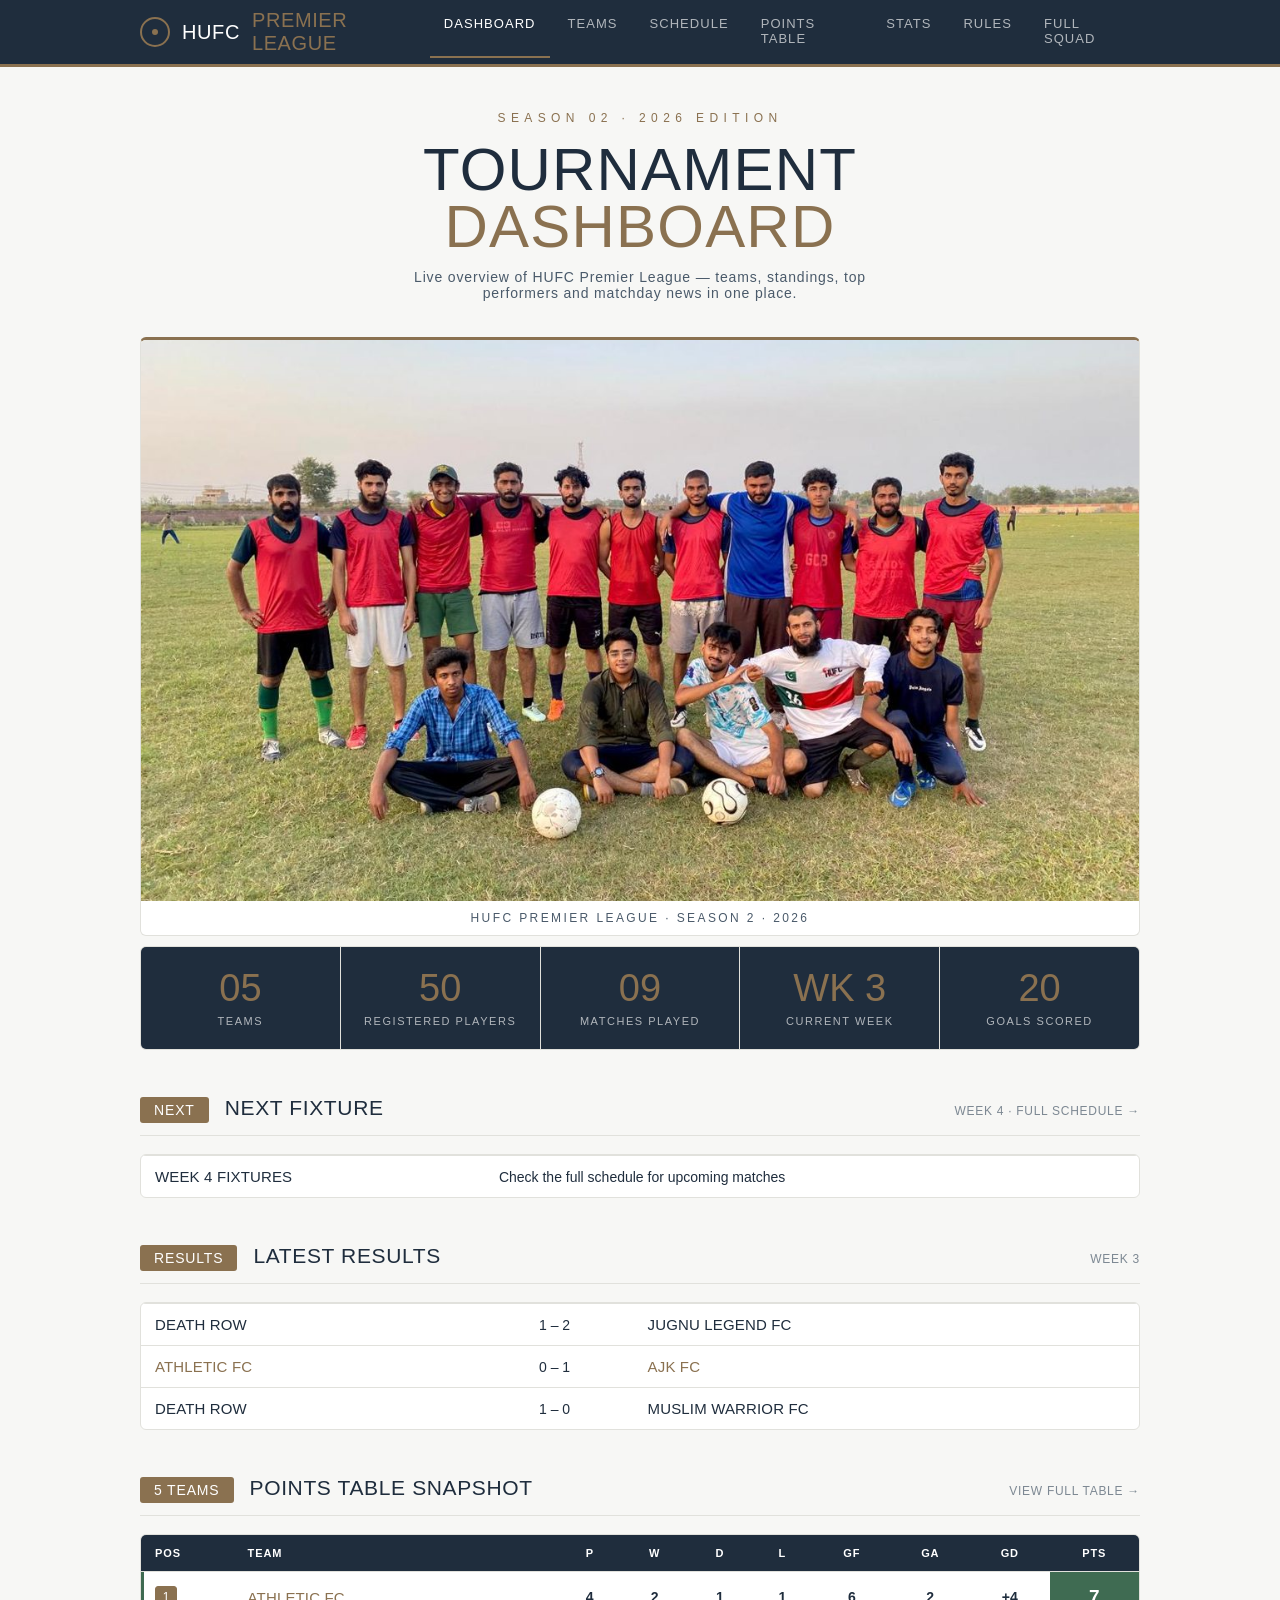
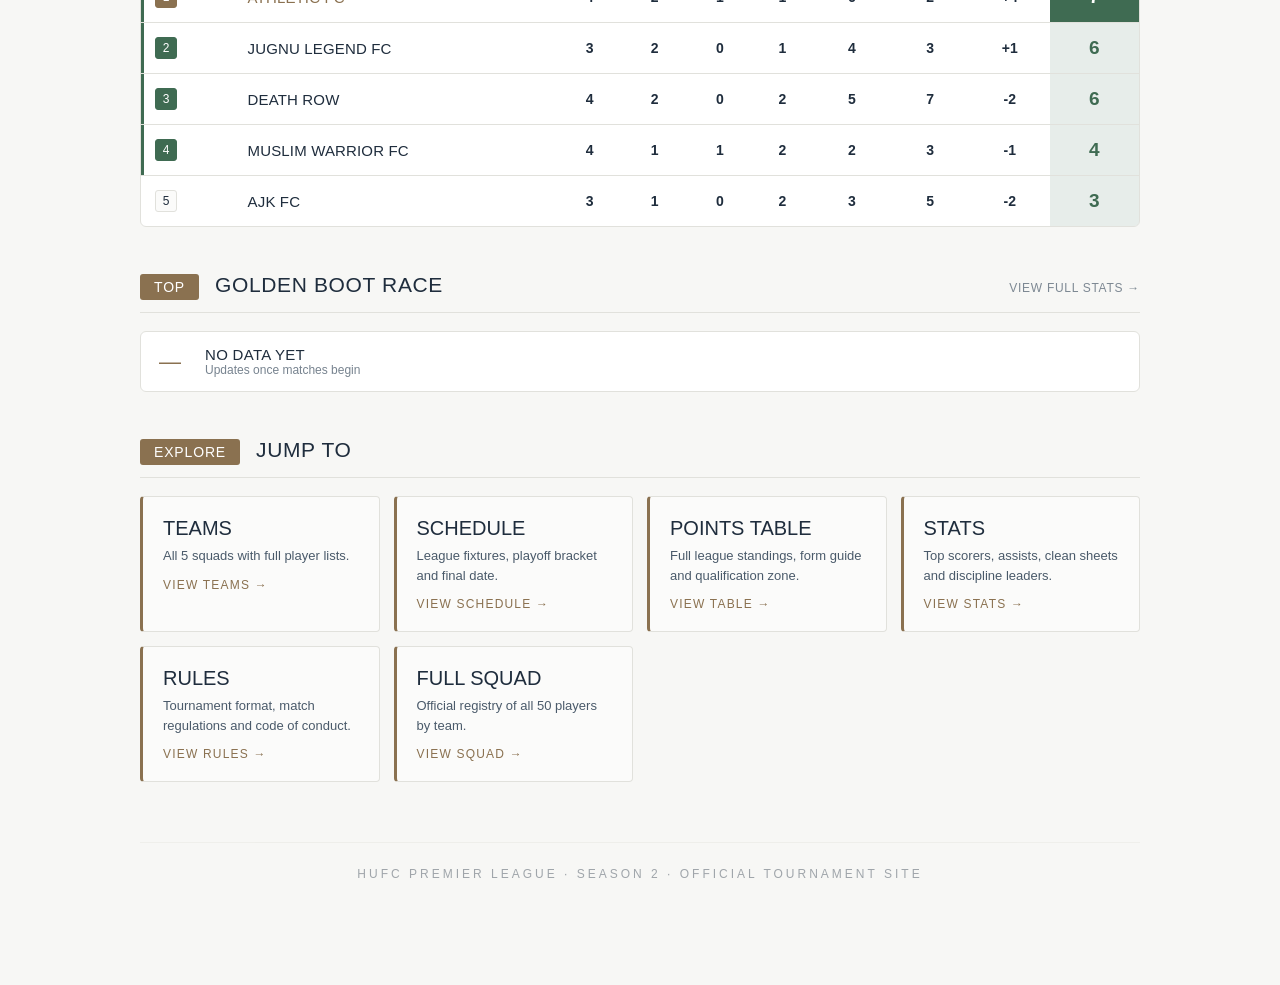
<file: index.html>
<!DOCTYPE html>
<html lang="en">
<head>
<meta charset="UTF-8">
<meta name="viewport" content="width=device-width, initial-scale=1.0">
<title>Dashboard — HUFC Premier League</title>
<link rel="stylesheet" href="styles.css">
</head>
<body>

  <nav class="site-nav">
    <div class="nav-inner">
      <a href="index.html" class="nav-brand"><span class="crest"></span>HUFC <span>Premier League</span></a>
      <div class="nav-links">
        <a href="index.html" class="active">Dashboard</a>
        <a href="teams.html">Teams</a>
        <a href="schedule.html">Schedule</a>
        <a href="points-table.html">Points Table</a>
        <a href="stats.html">Stats</a>
        <a href="rules.html">Rules</a>
        <a href="squad.html">Full Squad</a>
      </div>
    </div>
  </nav>

  <div class="wrap">

    <div class="page-hero">
      <div class="eyebrow">Season 02 · 2026 Edition</div>
      <h1>Tournament<br><span>Dashboard</span></h1>
      <div class="sub">Live overview of HUFC Premier League — teams, standings, top performers and matchday news in one place.</div>
    </div>

    <div class="title-banner">
      <img src="hufc_tournament.jpg" alt="HUFC Premier League Season 2 players">
      <div class="cap">HUFC Premier League · Season 2 · 2026</div>
    </div>

    <div class="scoreboard">
      <div class="cell"><div class="num">05</div><div class="lbl">Teams</div></div>
      <div class="cell"><div class="num">50</div><div class="lbl">Registered Players</div></div>
      <div class="cell"><div class="num">09</div><div class="lbl">Matches Played</div></div>
      <div class="cell"><div class="num">WK 3</div><div class="lbl">Current Week</div></div>
      <div class="cell"><div class="num">20</div><div class="lbl">Goals Scored</div></div>
    </div>

    <div class="section-header">
      <span class="section-tag">NEXT</span>
      <span class="section-title">Next Fixture</span>
      <span class="section-note">Week 4 · <a href="schedule.html">Full Schedule →</a></span>
    </div>
    <div class="table-wrap">
      <table class="data-table">
        <tr class="team-row">
          <td class="team-cell">Week 4 fixtures</td>
          <td>Check the full schedule for upcoming matches</td>
        </tr>
      </table>
    </div>

    <div class="section-header">
      <span class="section-tag">RESULTS</span>
      <span class="section-title">Latest Results</span>
      <span class="section-note">Week 3</span>
    </div>
    <div class="table-wrap">
      <table class="data-table">
        <tr class="team-row">
          <td class="team-cell">Death Row</td>
          <td class="num">1 – 2</td>
          <td class="team-cell">Jugnu Legend FC</td>
        </tr>
        <tr class="team-row">
          <td class="team-cell">Athletic FC</td>
          <td class="num">0 – 1</td>
          <td class="team-cell">AJK FC</td>
        </tr>
        <tr class="team-row">
          <td class="team-cell">Death Row</td>
          <td class="num">1 – 0</td>
          <td class="team-cell">Muslim Warrior FC</td>
        </tr>
      </table>
    </div>

    <div class="section-header">
      <span class="section-tag">5 TEAMS</span>
      <span class="section-title">Points Table Snapshot</span>
      <span class="section-note"><a href="points-table.html">View Full Table →</a></span>
    </div>
    <div class="table-wrap">
      <table class="data-table">
        <tr><th>Pos</th><th>Team</th><th class="num">P</th><th class="num">W</th><th class="num">D</th><th class="num">L</th><th class="num">GF</th><th class="num">GA</th><th class="num">GD</th><th class="num">Pts</th></tr>
        <tr class="team-row">
          <td><span class="pos-badge qualify">1</span></td>
          <td class="team-cell">Athletic FC</td>
          <td class="num">4</td><td class="num">2</td><td class="num">1</td><td class="num">1</td>
          <td class="num">6</td><td class="num">2</td><td class="num">+4</td>
          <td class="num pts-cell">7</td>
        </tr>
        <tr class="team-row">
          <td><span class="pos-badge qualify">2</span></td>
          <td class="team-cell">Jugnu Legend FC</td>
          <td class="num">3</td><td class="num">2</td><td class="num">0</td><td class="num">1</td>
          <td class="num">4</td><td class="num">3</td><td class="num">+1</td>
          <td class="num pts-cell">6</td>
        </tr>
        <tr class="team-row">
          <td><span class="pos-badge qualify">3</span></td>
          <td class="team-cell">Death Row</td>
          <td class="num">4</td><td class="num">2</td><td class="num">0</td><td class="num">2</td>
          <td class="num">5</td><td class="num">7</td><td class="num">-2</td>
          <td class="num pts-cell">6</td>
        </tr>
        <tr class="team-row">
          <td><span class="pos-badge qualify">4</span></td>
          <td class="team-cell">Muslim Warrior FC</td>
          <td class="num">4</td><td class="num">1</td><td class="num">1</td><td class="num">2</td>
          <td class="num">2</td><td class="num">3</td><td class="num">-1</td>
          <td class="num pts-cell">4</td>
        </tr>
        <tr class="team-row">
          <td><span class="pos-badge">5</span></td>
          <td class="team-cell">AJK FC</td>
          <td class="num">3</td><td class="num">1</td><td class="num">0</td><td class="num">2</td>
          <td class="num">3</td><td class="num">5</td><td class="num">-2</td>
          <td class="num pts-cell">3</td>
        </tr>
      </table>
    </div>

    <div class="section-header">
      <span class="section-tag">TOP</span>
      <span class="section-title">Golden Boot Race</span>
      <span class="section-note"><a href="stats.html">View Full Stats →</a></span>
    </div>
    <div class="leader-list">
      <div class="leader-row"><span class="leader-rank">—</span><div><div class="leader-name">No data yet</div><div class="leader-team">Updates once matches begin</div></div></div>
    </div>

    <div class="section-header">
      <span class="section-tag">EXPLORE</span>
      <span class="section-title">Jump To</span>
    </div>
    <div class="card-grid">
      <a class="nav-card" href="teams.html">
        <div class="card-title">Teams</div>
        <div class="card-desc">All 5 squads with full player lists.</div>
        <div class="card-arrow">View Teams →</div>
      </a>
      <a class="nav-card" href="schedule.html">
        <div class="card-title">Schedule</div>
        <div class="card-desc">League fixtures, playoff bracket and final date.</div>
        <div class="card-arrow">View Schedule →</div>
      </a>
      <a class="nav-card" href="points-table.html">
        <div class="card-title">Points Table</div>
        <div class="card-desc">Full league standings, form guide and qualification zone.</div>
        <div class="card-arrow">View Table →</div>
      </a>
      <a class="nav-card" href="stats.html">
        <div class="card-title">Stats</div>
        <div class="card-desc">Top scorers, assists, clean sheets and discipline leaders.</div>
        <div class="card-arrow">View Stats →</div>
      </a>
      <a class="nav-card" href="rules.html">
        <div class="card-title">Rules</div>
        <div class="card-desc">Tournament format, match regulations and code of conduct.</div>
        <div class="card-arrow">View Rules →</div>
      </a>
      <a class="nav-card" href="squad.html">
        <div class="card-title">Full Squad</div>
        <div class="card-desc">Official registry of all 50 players by team.</div>
        <div class="card-arrow">View Squad →</div>
      </a>
    </div>

    <footer class="site-footer">HUFC Premier League · Season 2 · Official Tournament Site</footer>
  </div>

</body>
</html>
</file>
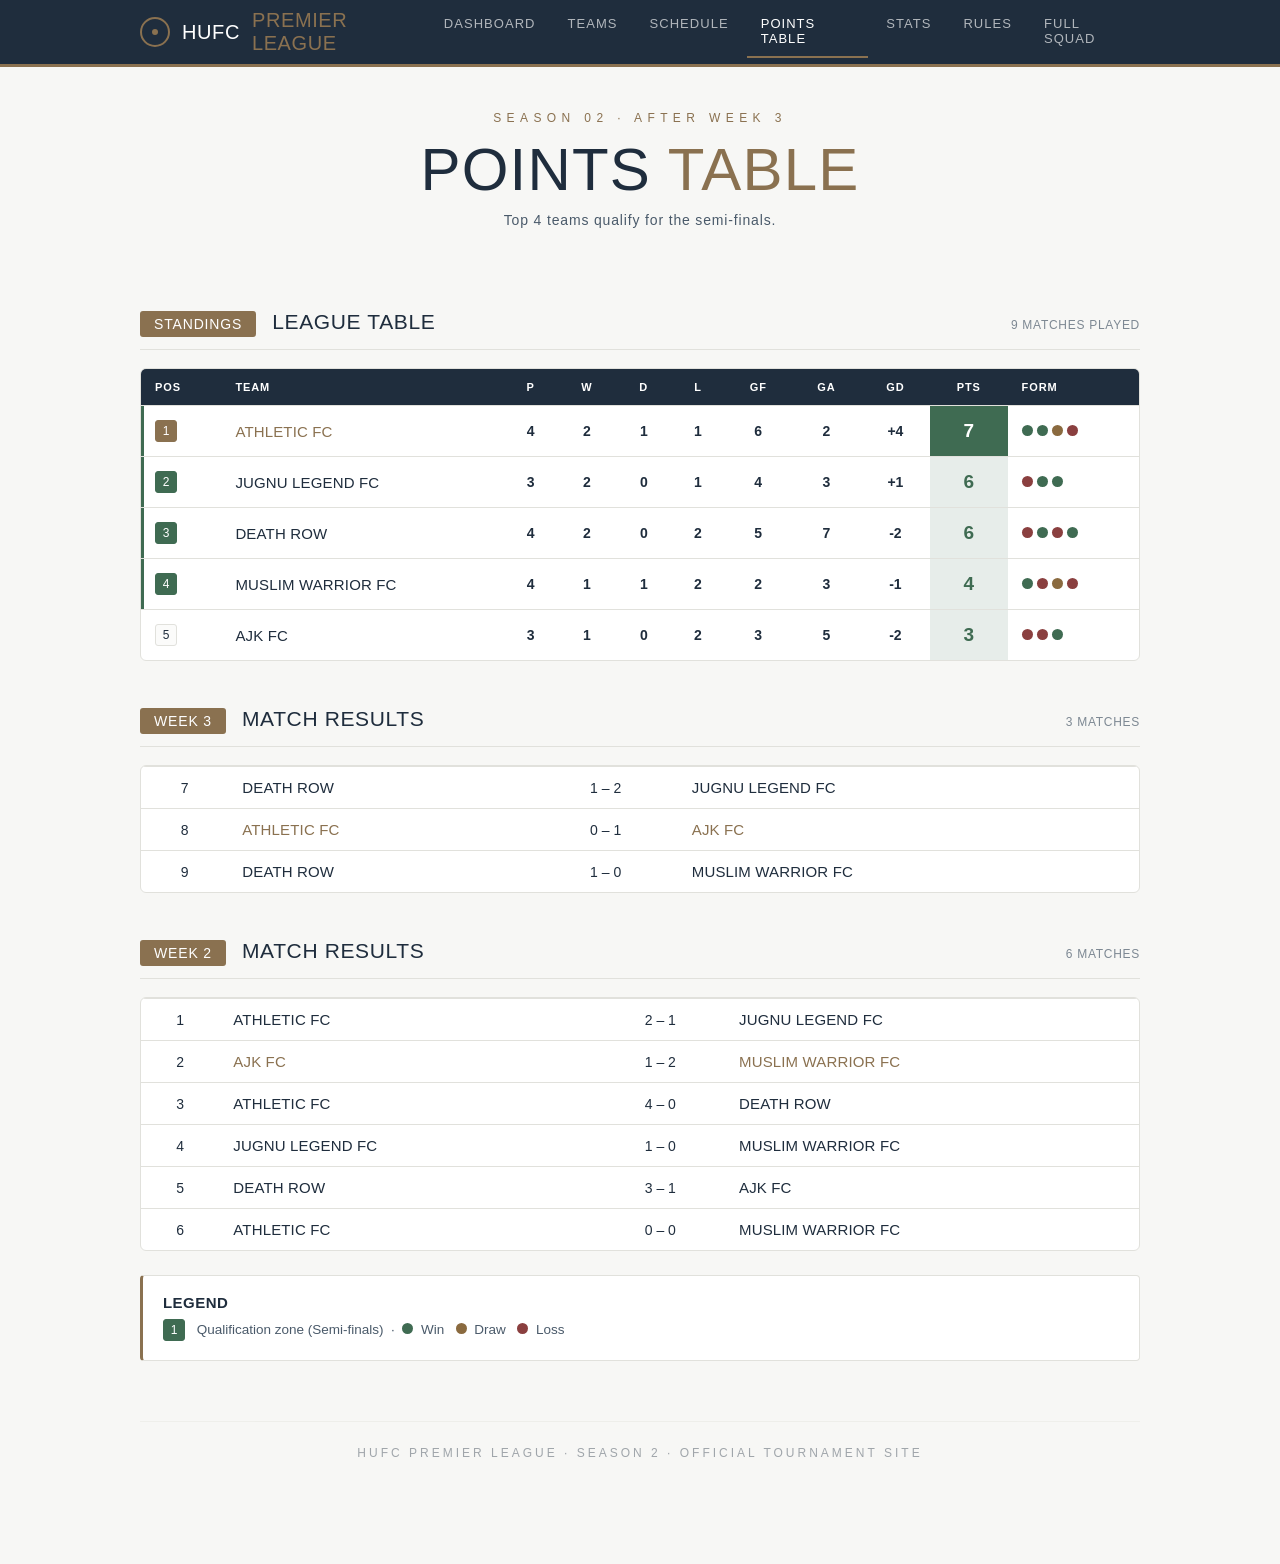
<file: points-table.html>
<!DOCTYPE html>
<html lang="en">
<head>
<meta charset="UTF-8">
<meta name="viewport" content="width=device-width, initial-scale=1.0">
<title>Points Table — HUFC Premier League</title>
<link rel="stylesheet" href="styles.css">
</head>
<body>

  <nav class="site-nav">
    <div class="nav-inner">
      <a href="index.html" class="nav-brand"><span class="crest"></span>HUFC <span>Premier League</span></a>
      <div class="nav-links">
        <a href="index.html">Dashboard</a>
        <a href="teams.html">Teams</a>
        <a href="schedule.html">Schedule</a>
        <a href="points-table.html" class="active">Points Table</a>
        <a href="stats.html">Stats</a>
        <a href="rules.html">Rules</a>
        <a href="squad.html">Full Squad</a>
      </div>
    </div>
  </nav>

  <div class="wrap">

    <div class="page-hero">
      <div class="eyebrow">Season 02 · After Week 3</div>
      <h1>Points <span>Table</span></h1>
      <div class="sub">Top 4 teams qualify for the semi-finals.</div>
    </div>

    <div class="section-header">
      <span class="section-tag">STANDINGS</span>
      <span class="section-title">League Table</span>
      <span class="section-note">9 Matches Played</span>
    </div>

    <div class="table-wrap">
      <table class="data-table">
        <tr>
          <th>Pos</th>
          <th>Team</th>
          <th class="num">P</th>
          <th class="num">W</th>
          <th class="num">D</th>
          <th class="num">L</th>
          <th class="num">GF</th>
          <th class="num">GA</th>
          <th class="num">GD</th>
          <th class="num">Pts</th>
          <th>Form</th>
        </tr>
        <tr class="team-row">
          <td><span class="pos-badge qualify">1</span></td>
          <td class="team-cell">Athletic FC</td>
          <td class="num">4</td><td class="num">2</td><td class="num">1</td><td class="num">1</td>
          <td class="num">6</td><td class="num">2</td><td class="num">+4</td>
          <td class="num pts-cell">7</td>
          <td><span class="form-dot w"></span><span class="form-dot w"></span><span class="form-dot d"></span><span class="form-dot l"></span></td>
        </tr>
        <tr class="team-row">
          <td><span class="pos-badge qualify">2</span></td>
          <td class="team-cell">Jugnu Legend FC</td>
          <td class="num">3</td><td class="num">2</td><td class="num">0</td><td class="num">1</td>
          <td class="num">4</td><td class="num">3</td><td class="num">+1</td>
          <td class="num pts-cell">6</td>
          <td><span class="form-dot l"></span><span class="form-dot w"></span><span class="form-dot w"></span></td>
        </tr>
        <tr class="team-row">
          <td><span class="pos-badge qualify">3</span></td>
          <td class="team-cell">Death Row</td>
          <td class="num">4</td><td class="num">2</td><td class="num">0</td><td class="num">2</td>
          <td class="num">5</td><td class="num">7</td><td class="num">-2</td>
          <td class="num pts-cell">6</td>
          <td><span class="form-dot l"></span><span class="form-dot w"></span><span class="form-dot l"></span><span class="form-dot w"></span></td>
        </tr>
        <tr class="team-row">
          <td><span class="pos-badge qualify">4</span></td>
          <td class="team-cell">Muslim Warrior FC</td>
          <td class="num">4</td><td class="num">1</td><td class="num">1</td><td class="num">2</td>
          <td class="num">2</td><td class="num">3</td><td class="num">-1</td>
          <td class="num pts-cell">4</td>
          <td><span class="form-dot w"></span><span class="form-dot l"></span><span class="form-dot d"></span><span class="form-dot l"></span></td>
        </tr>
        <tr class="team-row">
          <td><span class="pos-badge">5</span></td>
          <td class="team-cell">AJK FC</td>
          <td class="num">3</td><td class="num">1</td><td class="num">0</td><td class="num">2</td>
          <td class="num">3</td><td class="num">5</td><td class="num">-2</td>
          <td class="num pts-cell">3</td>
          <td><span class="form-dot l"></span><span class="form-dot l"></span><span class="form-dot w"></span></td>
        </tr>
      </table>
    </div>

    <div class="section-header">
      <span class="section-tag">WEEK 3</span>
      <span class="section-title">Match Results</span>
      <span class="section-note">3 Matches</span>
    </div>
    <div class="table-wrap">
      <table class="data-table">
        <tr class="team-row"><td class="num">7</td><td class="team-cell">Death Row</td><td class="num">1 – 2</td><td class="team-cell">Jugnu Legend FC</td></tr>
        <tr class="team-row"><td class="num">8</td><td class="team-cell">Athletic FC</td><td class="num">0 – 1</td><td class="team-cell">AJK FC</td></tr>
        <tr class="team-row"><td class="num">9</td><td class="team-cell">Death Row</td><td class="num">1 – 0</td><td class="team-cell">Muslim Warrior FC</td></tr>
      </table>
    </div>

    <div class="section-header">
      <span class="section-tag">WEEK 2</span>
      <span class="section-title">Match Results</span>
      <span class="section-note">6 Matches</span>
    </div>
    <div class="table-wrap">
      <table class="data-table">
        <tr class="team-row"><td class="num">1</td><td class="team-cell">Athletic FC</td><td class="num">2 – 1</td><td class="team-cell">Jugnu Legend FC</td></tr>
        <tr class="team-row"><td class="num">2</td><td class="team-cell">AJK FC</td><td class="num">1 – 2</td><td class="team-cell">Muslim Warrior FC</td></tr>
        <tr class="team-row"><td class="num">3</td><td class="team-cell">Athletic FC</td><td class="num">4 – 0</td><td class="team-cell">Death Row</td></tr>
        <tr class="team-row"><td class="num">4</td><td class="team-cell">Jugnu Legend FC</td><td class="num">1 – 0</td><td class="team-cell">Muslim Warrior FC</td></tr>
        <tr class="team-row"><td class="num">5</td><td class="team-cell">Death Row</td><td class="num">3 – 1</td><td class="team-cell">AJK FC</td></tr>
        <tr class="team-row"><td class="num">6</td><td class="team-cell">Athletic FC</td><td class="num">0 – 0</td><td class="team-cell">Muslim Warrior FC</td></tr>
      </table>
    </div>

    <div class="rule-item" style="margin-top:24px;">
      <h3>Legend</h3>
      <p><span class="pos-badge qualify" style="margin-right:8px;">1</span> Qualification zone (Semi-finals) &nbsp;·&nbsp; <span class="form-dot w"></span> Win &nbsp; <span class="form-dot d"></span> Draw &nbsp; <span class="form-dot l"></span> Loss</p>
    </div>

    <footer class="site-footer">HUFC Premier League · Season 2 · Official Tournament Site</footer>
  </div>

</body>
</html>
</file>
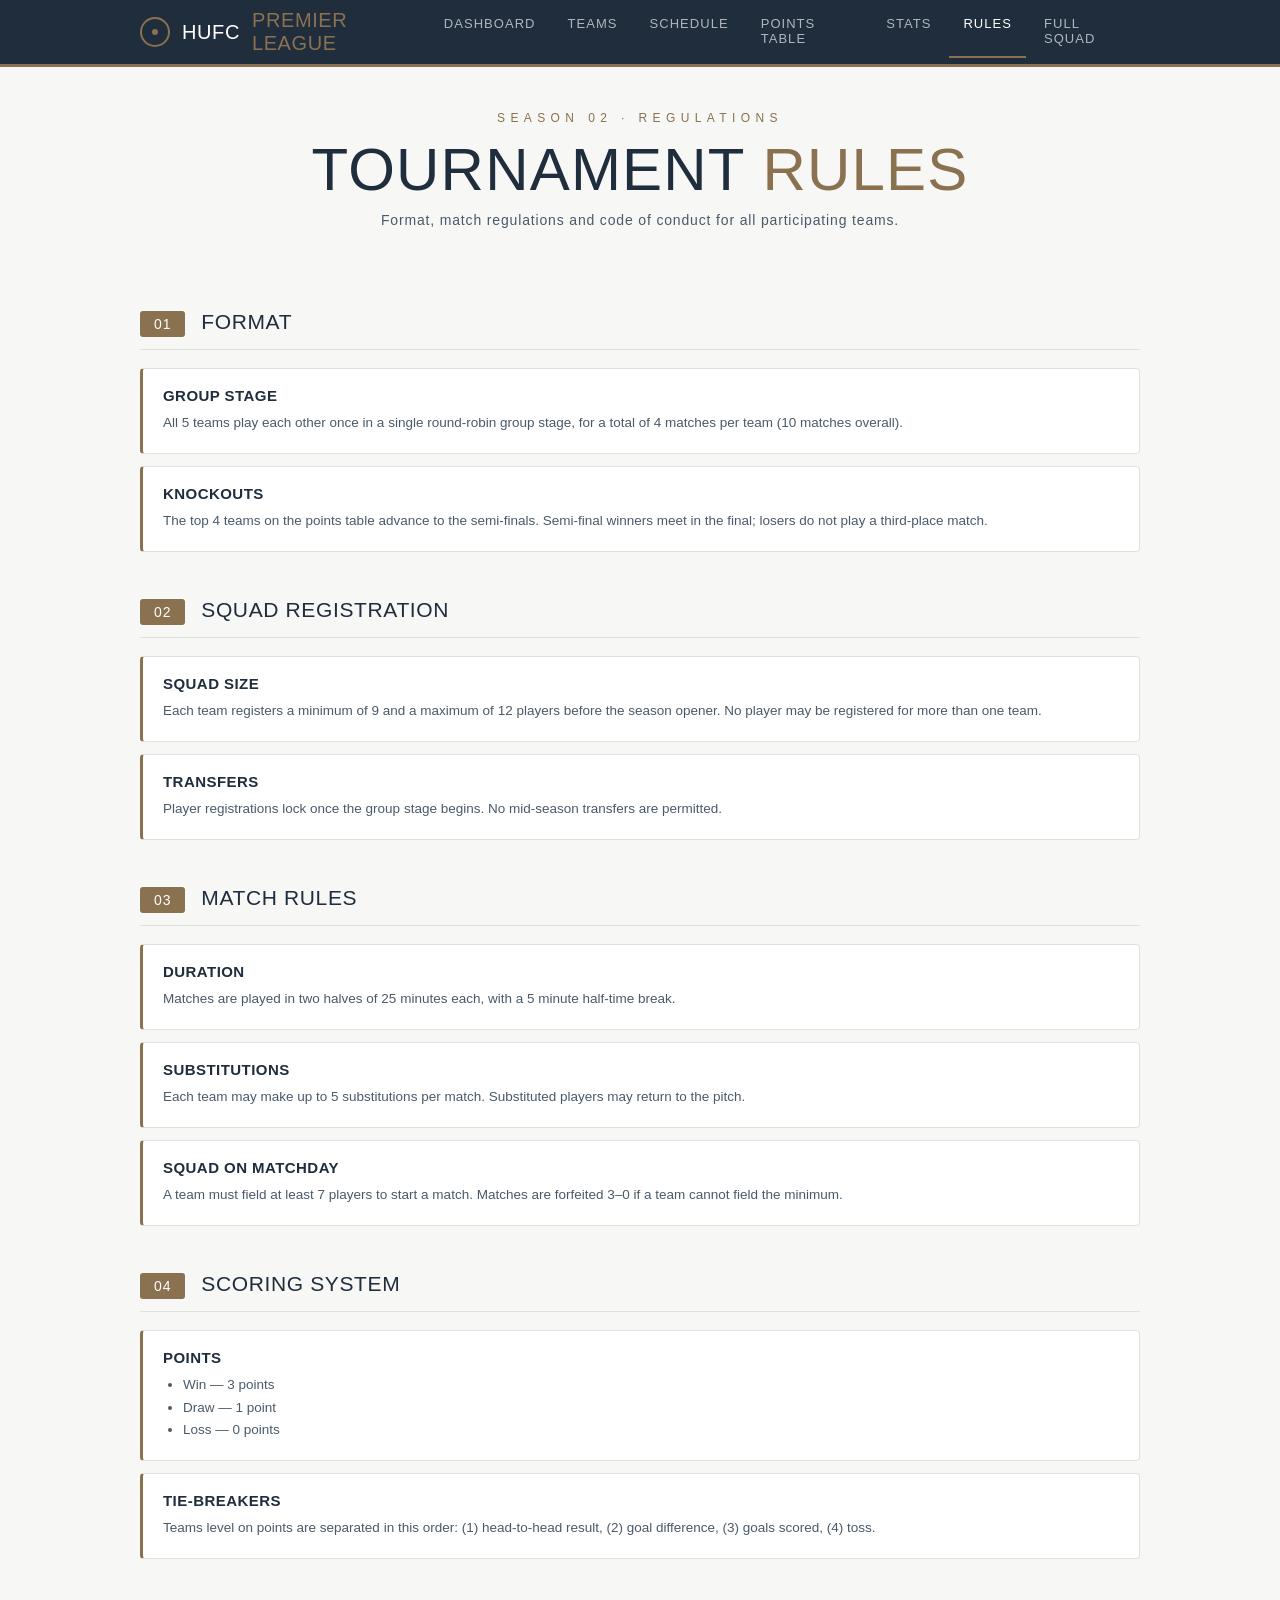
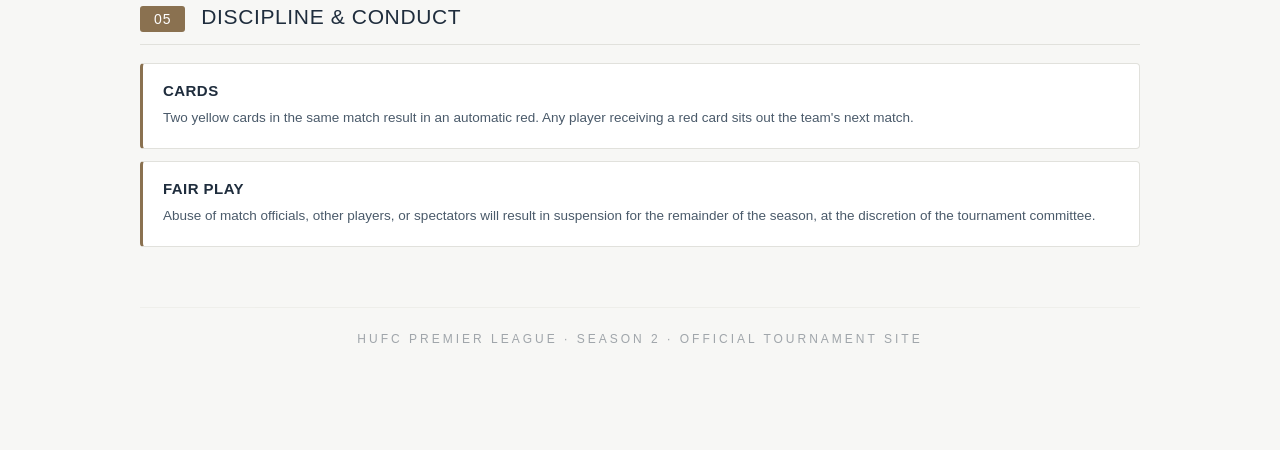
<file: rules.html>
<!DOCTYPE html>
<html lang="en">
<head>
<meta charset="UTF-8">
<meta name="viewport" content="width=device-width, initial-scale=1.0">
<title>Rules — HUFC Premier League</title>
<link rel="stylesheet" href="styles.css">
</head>
<body>

  <nav class="site-nav">
    <div class="nav-inner">
      <a href="index.html" class="nav-brand"><span class="crest"></span>HUFC <span>Premier League</span></a>
      <div class="nav-links">
        <a href="index.html">Dashboard</a>
        <a href="teams.html">Teams</a>
        <a href="schedule.html">Schedule</a>
        <a href="points-table.html">Points Table</a>
        <a href="stats.html">Stats</a>
        <a href="rules.html" class="active">Rules</a>
        <a href="squad.html">Full Squad</a>
      </div>
    </div>
  </nav>

  <div class="wrap">

    <div class="page-hero">
      <div class="eyebrow">Season 02 · Regulations</div>
      <h1>Tournament <span>Rules</span></h1>
      <div class="sub">Format, match regulations and code of conduct for all participating teams.</div>
    </div>

    <div class="section-header">
      <span class="section-tag">01</span>
      <span class="section-title">Format</span>
    </div>
    <div class="rules-block">
      <div class="rule-item">
        <h3>Group Stage</h3>
        <p>All 5 teams play each other once in a single round-robin group stage, for a total of 4 matches per team (10 matches overall).</p>
      </div>
      <div class="rule-item">
        <h3>Knockouts</h3>
        <p>The top 4 teams on the points table advance to the semi-finals. Semi-final winners meet in the final; losers do not play a third-place match.</p>
      </div>
    </div>

    <div class="section-header">
      <span class="section-tag">02</span>
      <span class="section-title">Squad Registration</span>
    </div>
    <div class="rules-block">
      <div class="rule-item">
        <h3>Squad Size</h3>
        <p>Each team registers a minimum of 9 and a maximum of 12 players before the season opener. No player may be registered for more than one team.</p>
      </div>
      <div class="rule-item">
        <h3>Transfers</h3>
        <p>Player registrations lock once the group stage begins. No mid-season transfers are permitted.</p>
      </div>
    </div>

    <div class="section-header">
      <span class="section-tag">03</span>
      <span class="section-title">Match Rules</span>
    </div>
    <div class="rules-block">
      <div class="rule-item">
        <h3>Duration</h3>
        <p>Matches are played in two halves of 25 minutes each, with a 5 minute half-time break.</p>
      </div>
      <div class="rule-item">
        <h3>Substitutions</h3>
        <p>Each team may make up to 5 substitutions per match. Substituted players may return to the pitch.</p>
      </div>
      <div class="rule-item">
        <h3>Squad on Matchday</h3>
        <p>A team must field at least 7 players to start a match. Matches are forfeited 3–0 if a team cannot field the minimum.</p>
      </div>
    </div>

    <div class="section-header">
      <span class="section-tag">04</span>
      <span class="section-title">Scoring System</span>
    </div>
    <div class="rules-block">
      <div class="rule-item">
        <h3>Points</h3>
        <ul>
          <li>Win — 3 points</li>
          <li>Draw — 1 point</li>
          <li>Loss — 0 points</li>
        </ul>
      </div>
      <div class="rule-item">
        <h3>Tie-Breakers</h3>
        <p>Teams level on points are separated in this order: (1) head-to-head result, (2) goal difference, (3) goals scored, (4) toss.</p>
      </div>
    </div>

    <div class="section-header">
      <span class="section-tag">05</span>
      <span class="section-title">Discipline & Conduct</span>
    </div>
    <div class="rules-block">
      <div class="rule-item">
        <h3>Cards</h3>
        <p>Two yellow cards in the same match result in an automatic red. Any player receiving a red card sits out the team's next match.</p>
      </div>
      <div class="rule-item">
        <h3>Fair Play</h3>
        <p>Abuse of match officials, other players, or spectators will result in suspension for the remainder of the season, at the discretion of the tournament committee.</p>
      </div>
    </div>

    <footer class="site-footer">HUFC Premier League · Season 2 · Official Tournament Site</footer>
  </div>

</body>
</html>
</file>
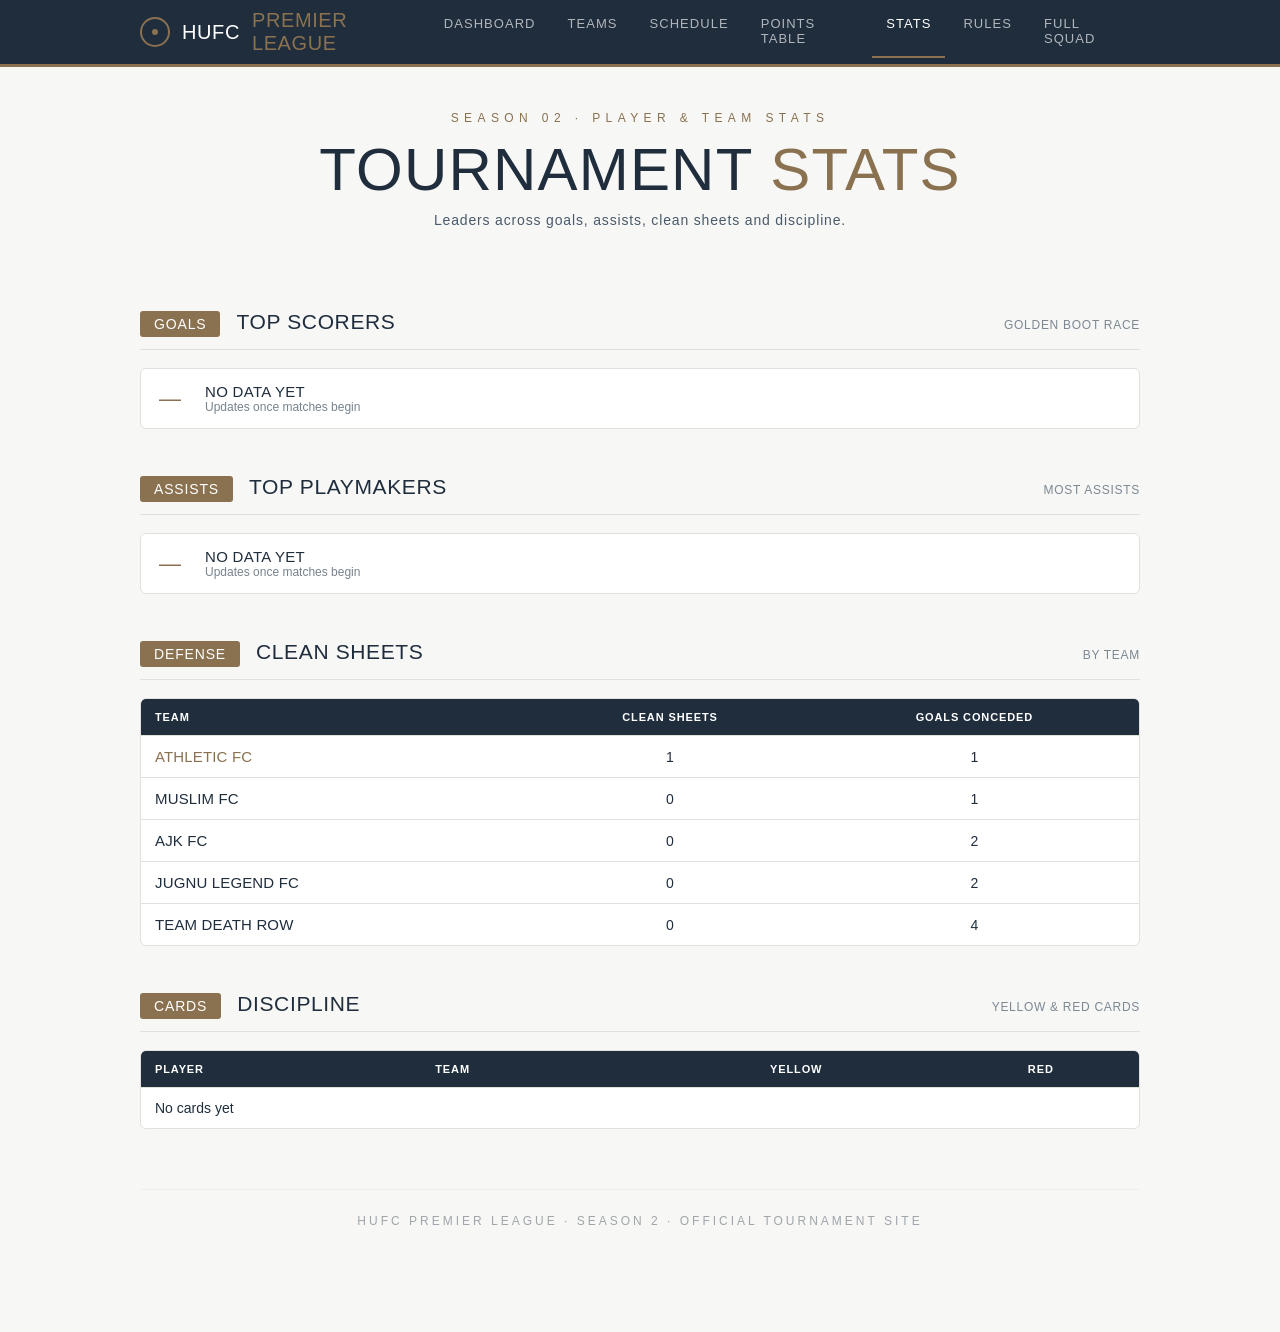
<file: stats.html>
<!DOCTYPE html>
<html lang="en">
<head>
<meta charset="UTF-8">
<meta name="viewport" content="width=device-width, initial-scale=1.0">
<title>Stats — HUFC Premier League</title>
<link rel="stylesheet" href="styles.css">
</head>
<body>

  <nav class="site-nav">
    <div class="nav-inner">
      <a href="index.html" class="nav-brand"><span class="crest"></span>HUFC <span>Premier League</span></a>
      <div class="nav-links">
        <a href="index.html">Dashboard</a>
        <a href="teams.html">Teams</a>
        <a href="schedule.html">Schedule</a>
        <a href="points-table.html">Points Table</a>
        <a href="stats.html" class="active">Stats</a>
        <a href="rules.html">Rules</a>
        <a href="squad.html">Full Squad</a>
      </div>
    </div>
  </nav>

  <div class="wrap">

    <div class="page-hero">
      <div class="eyebrow">Season 02 · Player & Team Stats</div>
      <h1>Tournament <span>Stats</span></h1>
      <div class="sub">Leaders across goals, assists, clean sheets and discipline.</div>
    </div>

    <div class="section-header">
      <span class="section-tag">GOALS</span>
      <span class="section-title">Top Scorers</span>
      <span class="section-note">Golden Boot Race</span>
    </div>
    <div class="leader-list">
      <div class="leader-row"><span class="leader-rank">—</span><div><div class="leader-name">No data yet</div><div class="leader-team">Updates once matches begin</div></div></div>
    </div>

    <div class="section-header">
      <span class="section-tag">ASSISTS</span>
      <span class="section-title">Top Playmakers</span>
      <span class="section-note">Most Assists</span>
    </div>
    <div class="leader-list">
      <div class="leader-row"><span class="leader-rank">—</span><div><div class="leader-name">No data yet</div><div class="leader-team">Updates once matches begin</div></div></div>
    </div>

    <div class="section-header">
      <span class="section-tag">DEFENSE</span>
      <span class="section-title">Clean Sheets</span>
      <span class="section-note">By Team</span>
    </div>
    <div class="table-wrap">
      <table class="data-table">
        <tr><th>Team</th><th class="num">Clean Sheets</th><th class="num">Goals Conceded</th></tr>
        <tr class="team-row"><td class="team-cell">Athletic FC</td><td class="num">1</td><td class="num">1</td></tr>
        <tr class="team-row"><td class="team-cell">Muslim FC</td><td class="num">0</td><td class="num">1</td></tr>
        <tr class="team-row"><td class="team-cell">AJK FC</td><td class="num">0</td><td class="num">2</td></tr>
        <tr class="team-row"><td class="team-cell">Jugnu Legend FC</td><td class="num">0</td><td class="num">2</td></tr>
        <tr class="team-row"><td class="team-cell">Team Death Row</td><td class="num">0</td><td class="num">4</td></tr>
      </table>
    </div>

    <div class="section-header">
      <span class="section-tag">CARDS</span>
      <span class="section-title">Discipline</span>
      <span class="section-note">Yellow & Red Cards</span>
    </div>
    <div class="table-wrap">
      <table class="data-table">
        <tr><th>Player</th><th>Team</th><th class="num">Yellow</th><th class="num">Red</th></tr>
        <tr class="team-row"><td colspan="4">No cards yet</td></tr>
      </table>
    </div>

    <footer class="site-footer">HUFC Premier League · Season 2 · Official Tournament Site</footer>
  </div>

</body>
</html>
</file>
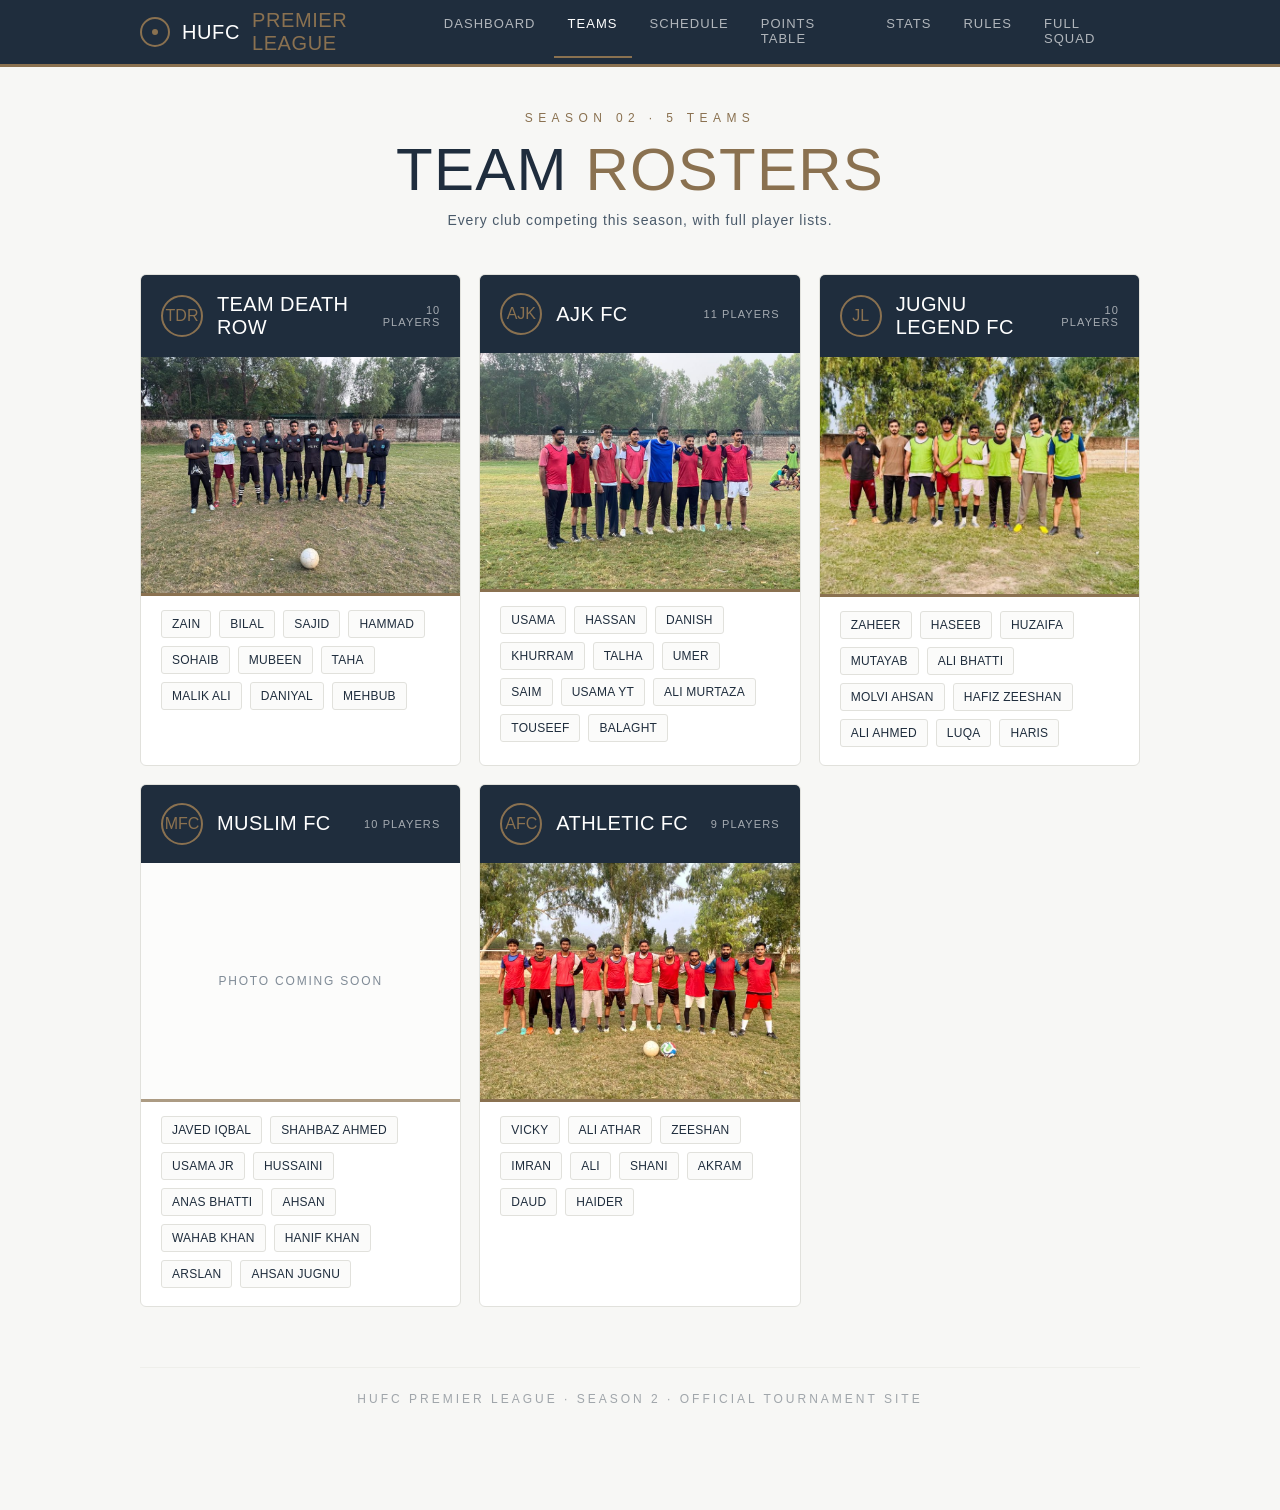
<file: teams.html>
<!DOCTYPE html>
<html lang="en">
<head>
<meta charset="UTF-8">
<meta name="viewport" content="width=device-width, initial-scale=1.0">
<title>Teams — HUFC Premier League</title>
<link rel="stylesheet" href="styles.css">
</head>
<body>

  <nav class="site-nav">
    <div class="nav-inner">
      <a href="index.html" class="nav-brand"><span class="crest"></span>HUFC <span>Premier League</span></a>
      <div class="nav-links">
        <a href="index.html">Dashboard</a>
        <a href="teams.html" class="active">Teams</a>
        <a href="schedule.html">Schedule</a>
        <a href="points-table.html">Points Table</a>
        <a href="stats.html">Stats</a>
        <a href="rules.html">Rules</a>
        <a href="squad.html">Full Squad</a>
      </div>
    </div>
  </nav>

  <div class="wrap">

    <div class="page-hero">
      <div class="eyebrow">Season 02 · 5 Teams</div>
      <h1>Team <span>Rosters</span></h1>
      <div class="sub">Every club competing this season, with full player lists.</div>
    </div>

    <div class="team-grid">

      <div class="team-card">
        <div class="team-card-head">
          <div class="team-crest">TDR</div>
          <div class="team-name">Team Death Row</div>
          <div class="team-meta">10 Players</div>
        </div>
        <img class="team-photo" src="death_row.jpg" alt="Team Death Row squad photo">
        <div class="team-players">
          <span class="p-chip">Zain</span>
          <span class="p-chip">Bilal</span>
          <span class="p-chip">Sajid</span>
          <span class="p-chip">Hammad</span>
          <span class="p-chip">Sohaib</span>
          <span class="p-chip">Mubeen</span>
          <span class="p-chip">Taha</span>
          <span class="p-chip">Malik Ali</span>
          <span class="p-chip">Daniyal</span>
          <span class="p-chip">Mehbub</span>
        </div>
      </div>

      <div class="team-card">
        <div class="team-card-head">
          <div class="team-crest">AJK</div>
          <div class="team-name">AJK FC</div>
          <div class="team-meta">11 Players</div>
        </div>
        <img class="team-photo" src="ajk_fc.jpg" alt="AJK FC squad photo">
        <div class="team-players">
          <span class="p-chip">Usama</span>
          <span class="p-chip">Hassan</span>
          <span class="p-chip">Danish</span>
          <span class="p-chip">Khurram</span>
          <span class="p-chip">Talha</span>
          <span class="p-chip">Umer</span>
          <span class="p-chip">Saim</span>
          <span class="p-chip">Usama YT</span>
          <span class="p-chip">Ali Murtaza</span>
          <span class="p-chip">Touseef</span>
          <span class="p-chip">Balaght</span>
        </div>
      </div>

      <div class="team-card">
        <div class="team-card-head">
          <div class="team-crest">JL</div>
          <div class="team-name">Jugnu Legend FC</div>
          <div class="team-meta">10 Players</div>
        </div>
        <img class="team-photo" src="jugnu_legend_fc.jpg" alt="Jugnu Legend FC squad photo">
        <div class="team-players">
          <span class="p-chip">Zaheer</span>
          <span class="p-chip">Haseeb</span>
          <span class="p-chip">Huzaifa</span>
          <span class="p-chip">Mutayab</span>
          <span class="p-chip">Ali Bhatti</span>
          <span class="p-chip">Molvi Ahsan</span>
          <span class="p-chip">Hafiz Zeeshan</span>
          <span class="p-chip">Ali Ahmed</span>
          <span class="p-chip">Luqa</span>
          <span class="p-chip">Haris</span>
        </div>
      </div>

      <div class="team-card">
        <div class="team-card-head">
          <div class="team-crest">MFC</div>
          <div class="team-name">Muslim FC</div>
          <div class="team-meta">10 Players</div>
        </div>
        <div class="team-photo placeholder">Photo coming soon</div>
        <div class="team-players">
          <span class="p-chip">Javed Iqbal</span>
          <span class="p-chip">Shahbaz Ahmed</span>
          <span class="p-chip">Usama Jr</span>
          <span class="p-chip">Hussaini</span>
          <span class="p-chip">Anas Bhatti</span>
          <span class="p-chip">Ahsan</span>
          <span class="p-chip">Wahab Khan</span>
          <span class="p-chip">Hanif Khan</span>
          <span class="p-chip">Arslan</span>
          <span class="p-chip">Ahsan Jugnu</span>
        </div>
      </div>

      <div class="team-card">
        <div class="team-card-head">
          <div class="team-crest">AFC</div>
          <div class="team-name">Athletic FC</div>
          <div class="team-meta">9 Players</div>
        </div>
        <img class="team-photo" src="athletic_fc.jpg" alt="Athletic FC squad photo">
        <div class="team-players">
          <span class="p-chip">Vicky</span>
          <span class="p-chip">Ali Athar</span>
          <span class="p-chip">Zeeshan</span>
          <span class="p-chip">Imran</span>
          <span class="p-chip">Ali</span>
          <span class="p-chip">Shani</span>
          <span class="p-chip">Akram</span>
          <span class="p-chip">Daud</span>
          <span class="p-chip">Haider</span>
        </div>
      </div>

    </div>

    <footer class="site-footer">HUFC Premier League · Season 2 · Official Tournament Site</footer>
  </div>

</body>
</html>
</file>
<file: styles.css>
/* =====================================================
   HUFC PREMIER LEAGUE — SHARED STYLESHEET
   Editorial matchday-programme system, extended from
   the original squad registry page.
   ===================================================== */

:root{
  --bg:#f7f7f5;
  --panel:#ffffff;
  --line:#e1e1dc;
  --navy:#1f2d3d;
  --navy-soft:#4a5a6a;
  --accent:#8a7150;
  --def-color:#3f6b8a;
  --mid-color:#8a6a3f;
  --fwd-color:#8a3f3f;
  --card-bg:#fbfbfa;
  --win:#3f6b52;
  --draw:#8a6a3f;
  --loss:#8a3f3f;
}

*{ box-sizing:border-box; margin:0; padding:0; }

html{ scroll-behavior:smooth; }

body{
  background:var(--bg);
  color:var(--navy);
  font-family:'Arial Narrow', Arial, sans-serif;
  min-height:100vh;
}

a{ color:inherit; text-decoration:none; }

.wrap{
  max-width:1040px;
  margin:0 auto;
  padding:0 20px 80px;
}

/* ============ TOP NAV ============ */
.site-nav{
  background:var(--navy);
  border-bottom:3px solid var(--accent);
}
.nav-inner{
  max-width:1040px;
  margin:0 auto;
  padding:0 20px;
  display:flex;
  align-items:center;
  justify-content:space-between;
  height:64px;
}
.nav-brand{
  display:flex;
  align-items:center;
  gap:12px;
  font-family:Impact, Haettenschweiler, 'Arial Narrow Bold', sans-serif;
  font-weight:400;
  font-size:20px;
  letter-spacing:0.03em;
  text-transform:uppercase;
  color:#fff;
}
.nav-brand .crest{
  width:30px; height:30px;
  border:2px solid var(--accent);
  border-radius:50%;
  display:flex; align-items:center; justify-content:center;
  flex-shrink:0;
}
.nav-brand .crest::after{
  content:"";
  width:6px; height:6px;
  background:var(--accent);
  border-radius:50%;
}
.nav-brand span{ color:var(--accent); }

.nav-links{
  display:flex;
  gap:4px;
  font-family:Arial, sans-serif;
  font-size:13px;
  letter-spacing:0.08em;
  text-transform:uppercase;
}
.nav-links a{
  color:rgba(255,255,255,0.65);
  padding:10px 14px;
  border-bottom:2px solid transparent;
  transition:color 0.15s ease, border-color 0.15s ease;
}
.nav-links a:hover{ color:#fff; }
.nav-links a.active{
  color:#fff;
  border-bottom-color:var(--accent);
}

@media (max-width:760px){
  .nav-inner{ flex-direction:column; height:auto; padding:14px 20px; gap:10px; }
  .nav-links{ flex-wrap:wrap; justify-content:center; gap:2px; }
  .nav-links a{ padding:6px 10px; font-size:12px; }
}

/* ============ PAGE HERO ============ */
.page-hero{
  text-align:center;
  padding:44px 20px 36px;
  position:relative;
}
.eyebrow{
  font-family:Arial, sans-serif;
  letter-spacing:0.45em;
  font-size:12px;
  color:var(--accent);
  text-transform:uppercase;
  margin-bottom:16px;
}
.page-hero h1{
  font-family:Impact, Haettenschweiler, 'Arial Narrow Bold', sans-serif;
  font-weight:400;
  font-size:clamp(34px, 7vw, 60px);
  letter-spacing:0.02em;
  line-height:0.95;
  text-transform:uppercase;
  color:var(--navy);
}
.page-hero h1 span{ color:var(--accent); }
.page-hero .sub{
  margin-top:14px;
  font-family:Arial, sans-serif;
  font-size:14px;
  letter-spacing:0.06em;
  color:var(--navy-soft);
  max-width:520px;
  margin-left:auto;
  margin-right:auto;
}

/* ============ SECTION HEADERS ============ */
.section-header{
  display:flex;
  align-items:baseline;
  gap:16px;
  margin:46px 0 18px;
  padding-bottom:12px;
  border-bottom:1px solid var(--line);
}
.section-tag{
  font-family:Impact, Haettenschweiler, 'Arial Narrow Bold', sans-serif;
  font-size:14px;
  letter-spacing:0.06em;
  padding:5px 14px;
  border-radius:3px;
  text-transform:uppercase;
  color:#fff;
  background:var(--accent);
}
.section-title{
  font-family:Arial, sans-serif;
  font-size:21px;
  letter-spacing:0.03em;
  text-transform:uppercase;
  color:var(--navy);
}
.section-note{
  margin-left:auto;
  font-family:Arial, sans-serif;
  font-size:12px;
  letter-spacing:0.06em;
  color:var(--navy-soft);
  opacity:0.7;
  text-transform:uppercase;
}

/* ============ SCOREBOARD STAT STRIP (dashboard) ============ */
.scoreboard{
  display:grid;
  grid-template-columns:repeat(auto-fit, minmax(150px,1fr));
  gap:1px;
  background:var(--line);
  border:1px solid var(--line);
  border-radius:6px;
  overflow:hidden;
  margin-top:10px;
}
.scoreboard .cell{
  background:var(--navy);
  color:#fff;
  padding:22px 16px;
  text-align:center;
}
.scoreboard .cell .num{
  font-family:Impact, Haettenschweiler, 'Arial Narrow Bold', sans-serif;
  font-size:38px;
  color:var(--accent);
  line-height:1;
}
.scoreboard .cell .lbl{
  margin-top:8px;
  font-family:Arial, sans-serif;
  font-size:11px;
  letter-spacing:0.14em;
  text-transform:uppercase;
  color:rgba(255,255,255,0.65);
}

/* ============ NAV CARDS (dashboard quick links) ============ */
.card-grid{
  display:grid;
  grid-template-columns:repeat(auto-fit, minmax(220px,1fr));
  gap:14px;
  margin-top:10px;
}
.nav-card{
  background:var(--card-bg);
  border:1px solid var(--line);
  border-left:3px solid var(--accent);
  border-radius:4px;
  padding:20px;
  display:block;
  transition:transform 0.15s ease, box-shadow 0.15s ease;
}
.nav-card:hover{
  transform:translateY(-2px);
  box-shadow:0 6px 18px rgba(31,45,61,0.08);
}
.nav-card .card-title{
  font-family:Impact, Haettenschweiler, 'Arial Narrow Bold', sans-serif;
  font-size:20px;
  text-transform:uppercase;
  color:var(--navy);
}
.nav-card .card-desc{
  margin-top:6px;
  font-family:Arial, sans-serif;
  font-size:13px;
  color:var(--navy-soft);
  line-height:1.5;
}
.nav-card .card-arrow{
  margin-top:12px;
  font-family:Arial, sans-serif;
  font-size:12px;
  letter-spacing:0.1em;
  text-transform:uppercase;
  color:var(--accent);
}

/* ============ TEAM CARDS ============ */
.team-grid{
  display:grid;
  grid-template-columns:repeat(auto-fit, minmax(280px,1fr));
  gap:18px;
  margin-top:10px;
}
.team-card{
  background:var(--panel);
  border:1px solid var(--line);
  border-radius:6px;
  overflow:hidden;
}
.team-card-head{
  display:flex;
  align-items:center;
  gap:14px;
  padding:18px 20px;
  background:var(--navy);
  color:#fff;
}
.team-crest{
  width:42px; height:42px;
  border-radius:50%;
  border:2px solid var(--accent);
  display:flex; align-items:center; justify-content:center;
  font-family:Impact, Haettenschweiler, 'Arial Narrow Bold', sans-serif;
  font-size:16px;
  color:var(--accent);
  flex-shrink:0;
}
.team-card-head .team-name{
  font-family:Impact, Haettenschweiler, 'Arial Narrow Bold', sans-serif;
  font-size:20px;
  text-transform:uppercase;
  letter-spacing:0.02em;
}
.team-card-head .team-meta{
  margin-left:auto;
  font-family:Arial, sans-serif;
  font-size:11px;
  letter-spacing:0.1em;
  color:rgba(255,255,255,0.6);
  text-transform:uppercase;
  text-align:right;
}
.team-players{
  padding:14px 20px 18px;
  display:flex;
  flex-wrap:wrap;
  gap:8px;
}
.team-players .p-chip{
  background:var(--card-bg);
  border:1px solid var(--line);
  border-radius:3px;
  padding:6px 10px;
  font-family:Arial, sans-serif;
  font-size:12px;
  letter-spacing:0.02em;
  text-transform:uppercase;
  color:var(--navy);
  display:flex;
  align-items:center;
  gap:6px;
}
.team-players .p-chip .pos-dot{
  width:6px; height:6px;
  border-radius:50%;
  flex-shrink:0;
}
.pos-dot.def{ background:var(--def-color); }
.pos-dot.mid{ background:var(--mid-color); }
.pos-dot.fwd{ background:var(--fwd-color); }
.pos-dot.gk{ background:var(--navy-soft); }

/* ============ TABLES (points / stats) ============ */
.table-wrap{
  overflow-x:auto;
  border:1px solid var(--line);
  border-radius:6px;
  background:var(--panel);
}
table.data-table{
  width:100%;
  border-collapse:collapse;
  font-family:Arial, sans-serif;
  min-width:560px;
}
table.data-table th{
  background:var(--navy);
  color:#fff;
  font-size:11px;
  letter-spacing:0.08em;
  text-transform:uppercase;
  padding:12px 14px;
  text-align:left;
  white-space:nowrap;
}
table.data-table th.num, table.data-table td.num{ text-align:center; }
table.data-table td{
  padding:12px 14px;
  border-top:1px solid var(--line);
  font-size:14px;
}
table.data-table tr.team-row td.team-cell{
  font-family:Impact, Haettenschweiler, 'Arial Narrow Bold', sans-serif;
  font-size:15px;
  letter-spacing:0.01em;
  text-transform:uppercase;
}
table.data-table tr:hover{ background:var(--card-bg); }
.pos-badge{
  display:inline-flex;
  align-items:center;
  justify-content:center;
  width:22px; height:22px;
  border-radius:3px;
  background:var(--card-bg);
  border:1px solid var(--line);
  font-family:Impact, Haettenschweiler, 'Arial Narrow Bold', sans-serif;
  font-size:12px;
}
.pos-badge.qualify{ background:var(--win); border-color:var(--win); color:#fff; }
.pts-cell{
  font-family:Impact, Haettenschweiler, 'Arial Narrow Bold', sans-serif;
  font-size:16px;
  color:var(--accent);
}
.form-dot{
  display:inline-block;
  width:9px; height:9px;
  border-radius:50%;
  margin-right:3px;
}
.form-dot.w{ background:var(--win); }
.form-dot.d{ background:var(--draw); }
.form-dot.l{ background:var(--loss); }

/* ============ STAT LEADER LIST ============ */
.leader-list{
  display:flex;
  flex-direction:column;
  border:1px solid var(--line);
  border-radius:6px;
  overflow:hidden;
  background:var(--panel);
}
.leader-row{
  display:flex;
  align-items:center;
  gap:16px;
  padding:14px 18px;
  border-top:1px solid var(--line);
}
.leader-row:first-child{ border-top:none; }
.leader-rank{
  font-family:Impact, Haettenschweiler, 'Arial Narrow Bold', sans-serif;
  font-size:22px;
  color:var(--accent);
  min-width:30px;
}
.leader-name{
  font-family:Arial, sans-serif;
  font-size:15px;
  text-transform:uppercase;
  letter-spacing:0.02em;
  color:var(--navy);
}
.leader-team{
  font-family:Arial, sans-serif;
  font-size:12px;
  color:var(--navy-soft);
  opacity:0.75;
}
.leader-value{
  margin-left:auto;
  font-family:Impact, Haettenschweiler, 'Arial Narrow Bold', sans-serif;
  font-size:22px;
  color:var(--navy);
}

/* ============ RULES ACCORDION-ISH LIST ============ */
.rules-block{
  margin-top:10px;
}
.rule-item{
  background:var(--panel);
  border:1px solid var(--line);
  border-left:3px solid var(--accent);
  border-radius:4px;
  padding:18px 20px;
  margin-bottom:12px;
}
.rule-item h3{
  font-family:Arial, sans-serif;
  font-size:15px;
  letter-spacing:0.03em;
  text-transform:uppercase;
  color:var(--navy);
  margin-bottom:8px;
}
.rule-item p, .rule-item li{
  font-family:Arial, sans-serif;
  font-size:13.5px;
  line-height:1.7;
  color:var(--navy-soft);
}
.rule-item ul{ padding-left:20px; margin-top:6px; }

/* ============ FOOTER ============ */
footer.site-footer{
  text-align:center;
  margin-top:60px;
  padding:24px 20px;
  border-top:1px solid var(--line);
  font-family:Arial, sans-serif;
  font-size:12px;
  letter-spacing:0.25em;
  text-transform:uppercase;
  color:var(--navy);
  opacity:0.4;
}

@media (max-width:560px){
  .section-header{ flex-wrap:wrap; }
  .section-note{ margin-left:0; }
}

/* ============ TEAM PHOTOS ============ */
.team-photo{ width:100%; aspect-ratio:4/3; object-fit:cover; object-position:center 30%; display:block; border-bottom:3px solid var(--accent); }
.team-photo.placeholder{ display:flex; align-items:center; justify-content:center; background:var(--card-bg); color:var(--navy-soft); opacity:.7; font-family:Arial,sans-serif; font-size:12px; letter-spacing:.15em; text-transform:uppercase; }

/* ============ TITLE BANNER ============ */
.title-banner{ margin:0 0 10px; border:1px solid var(--line); border-top:3px solid var(--accent); border-radius:6px; overflow:hidden; background:var(--panel); }
.title-banner img{ width:100%; display:block; aspect-ratio:16/9; object-fit:cover; object-position:center 55%; }
.title-banner .cap{ padding:10px 16px; font-family:Arial,sans-serif; font-size:12px; letter-spacing:.2em; text-transform:uppercase; color:var(--navy-soft); text-align:center; }

/* ============ SCHEDULE ============ */
.badge{ display:inline-block; padding:3px 9px; border-radius:3px; font-family:Arial,sans-serif; font-size:11px; letter-spacing:.08em; text-transform:uppercase; background:var(--card-bg); border:1px solid var(--line); color:var(--navy-soft); white-space:nowrap; }
.badge.eve{ color:var(--mid-color); border-color:var(--mid-color); }
.badge.mor{ color:var(--def-color); border-color:var(--def-color); }
.badge.done{ background:var(--win); border-color:var(--win); color:#fff; }
.sched-note{ margin-top:12px; font-family:Arial,sans-serif; font-size:12px; color:var(--navy-soft); line-height:1.6; }
.po-grid{ display:grid; grid-template-columns:repeat(auto-fit,minmax(300px,1fr)); gap:14px; margin-top:10px; }
.po-card{ background:var(--panel); border:1px solid var(--line); border-left:3px solid var(--accent); border-radius:4px; padding:18px 20px; }
.po-card.final{ background:var(--navy); border-color:var(--accent); color:#fff; text-align:center; margin-top:14px; }
.po-head{ display:flex; justify-content:space-between; align-items:center; gap:10px; margin-bottom:10px; }
.po-title{ font-family:Impact,Haettenschweiler,'Arial Narrow Bold',sans-serif; font-size:17px; text-transform:uppercase; color:var(--accent); }
.po-match{ font-family:Arial,sans-serif; font-size:16px; text-transform:uppercase; letter-spacing:.02em; margin-bottom:10px; }
.po-line{ font-family:Arial,sans-serif; font-size:13px; line-height:1.9; color:var(--navy-soft); }
.po-line b{ color:var(--navy); display:inline-block; min-width:52px; }
.po-card.final .po-line{ color:rgba(255,255,255,.7); }
.po-card.final .po-match{ font-size:20px; }
.po-arrow{ text-align:center; color:var(--accent); margin:10px 0 0; font-size:18px; }

/* ============ POINTS TABLE POLISH ============ */
/* qualification rows get a green edge, leader gets gold */
table.data-table tr:has(.pos-badge.qualify) td:first-child{ box-shadow:inset 3px 0 0 var(--win); }
table.data-table tr:nth-child(2) .pos-badge.qualify{ background:var(--accent); border-color:var(--accent); }
table.data-table tr:nth-child(2) td.team-cell{ color:var(--accent); }

/* points column as a highlighted block */
table.data-table td.pts-cell{
  background:rgba(63,107,82,.12);
  color:var(--win);
  font-size:19px;
}
table.data-table tr:nth-child(2) td.pts-cell{ background:var(--win); color:#fff; }

/* clearer numbers + form dots */
table.data-table:has(.pos-badge) td.num{ font-weight:700; }
table.data-table:has(.pos-badge) td{ padding-top:14px; padding-bottom:14px; }
.form-dot{ width:11px; height:11px; margin-right:4px; }

/* mobile: keep Pos + Team visible while scrolling sideways */
table.data-table:has(.pos-badge) th:nth-child(2),
table.data-table:has(.pos-badge) td:nth-child(2){
  position:sticky; left:0; z-index:1; background:var(--panel);
}
table.data-table:has(.pos-badge) th:nth-child(2){ background:var(--navy); }
table.data-table:has(.pos-badge) tr:hover td:nth-child(2){ background:var(--card-bg); }
</file>
